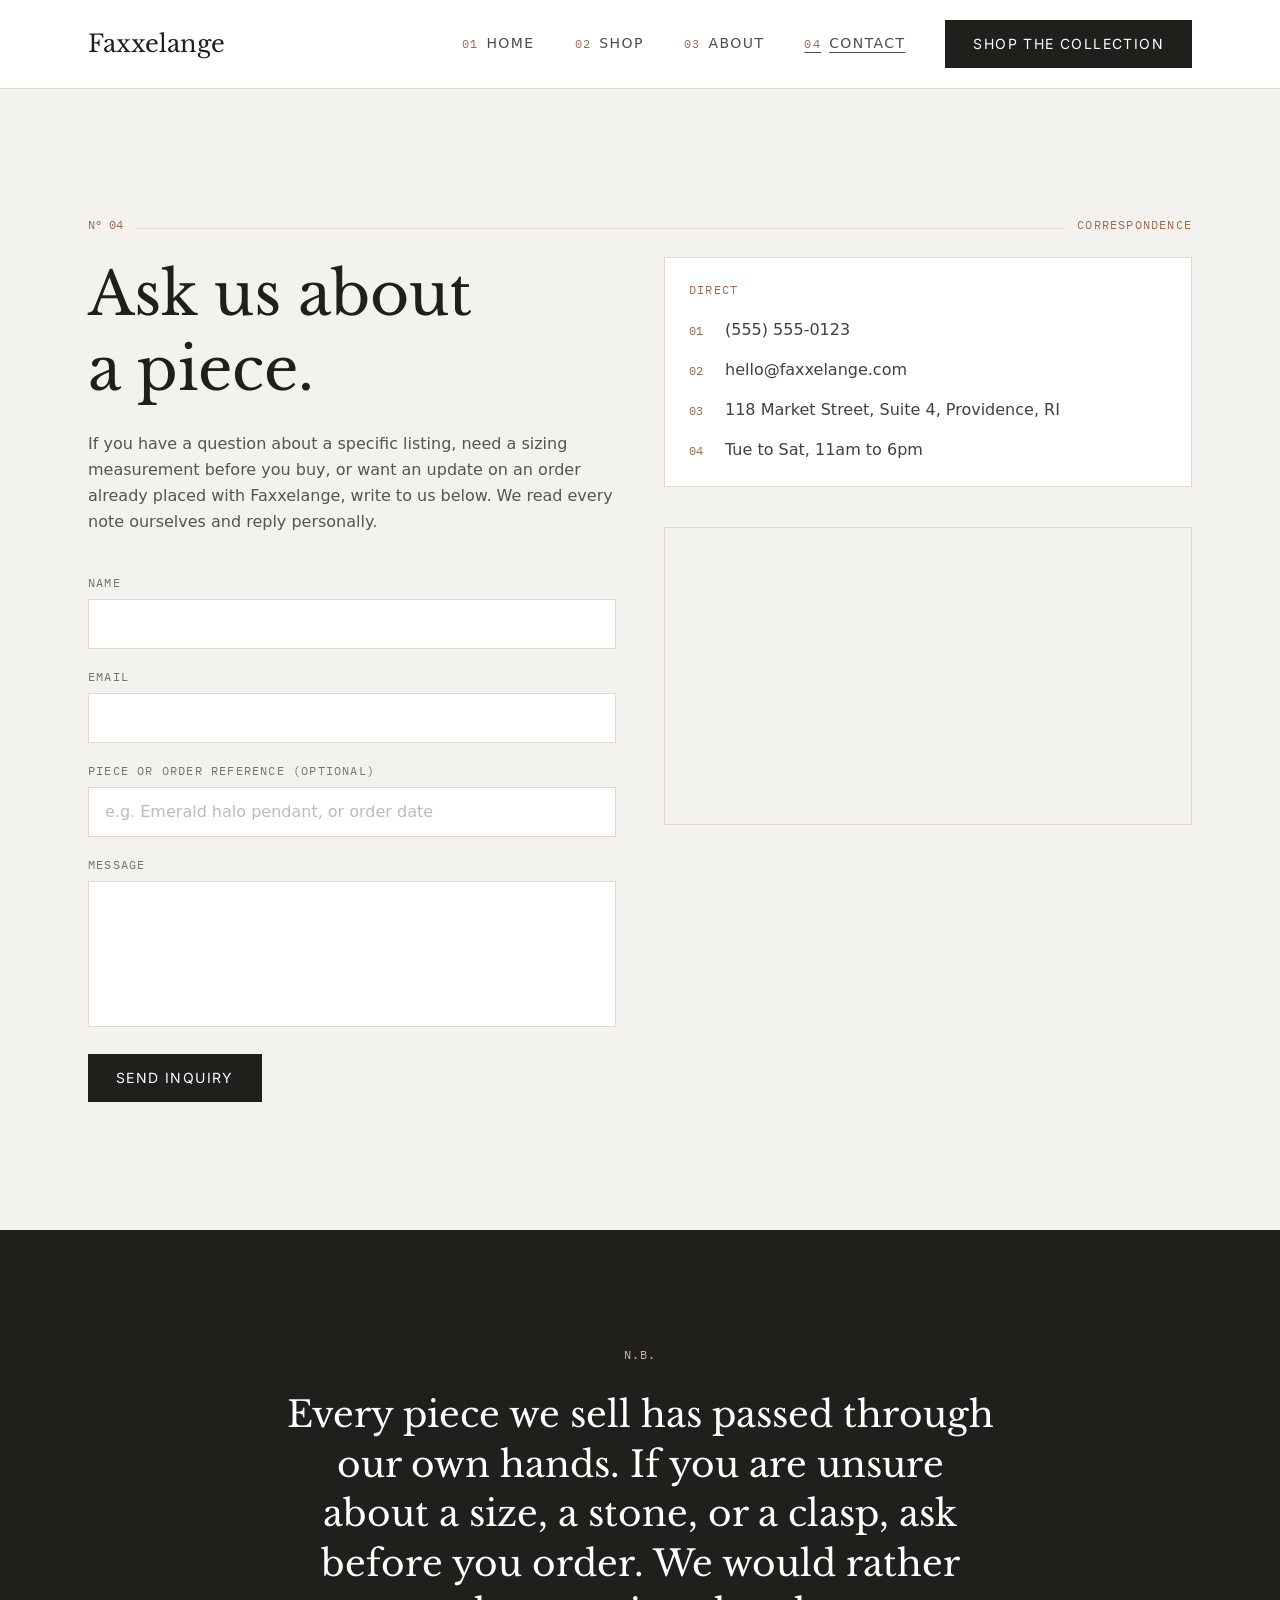
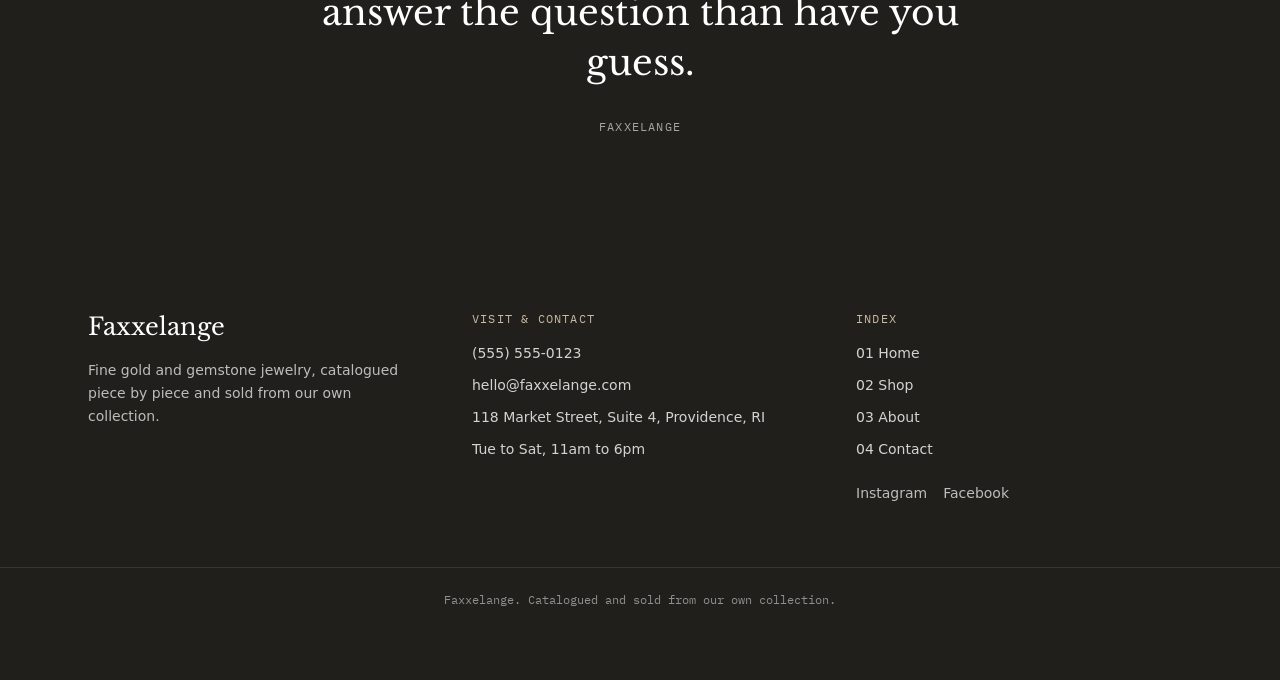
<file: contact.html>
<!DOCTYPE html>
<html lang="en">
<head>
<meta charset="utf-8">
<meta name="viewport" content="width=device-width, initial-scale=1">
<title>Contact Faxxelange | Questions About a Piece, Sizing & Orders</title>
<meta name="description" content="Reach Faxxelange directly with questions about a specific piece, sizing, or an order in progress. Email, call, or send a note through the form below.">
<link rel="canonical" href="https://faxxelange-724d.sites.tibly.ai/contact">
<meta property="og:type" content="website">
<meta property="og:url" content="https://faxxelange-724d.sites.tibly.ai/contact">
<meta property="og:site_name" content="Faxxelange">
<meta property="og:title" content="Contact Faxxelange | Questions About a Piece, Sizing & Orders">
<meta property="og:description" content="Reach Faxxelange directly with questions about a specific piece, sizing, or an order in progress. Email, call, or send a note through the form below.">
<meta name="twitter:card" content="summary_large_image">
<link rel="icon" href="/favicon.svg" type="image/svg+xml">
<link rel="preconnect" href="https://fonts.googleapis.com">
<link rel="preconnect" href="https://fonts.gstatic.com" crossorigin>
<link href="https://fonts.googleapis.com/css2?family=Libre+Baskerville:ital,wght@0,400;0,700;1,400&family=IBM+Plex+Mono:wght@400;500&family=Inter:wght@400;500;600&display=swap" rel="stylesheet">
<style>details[open] > *:not(summary){animation:tibly-acc .35s ease}@keyframes tibly-acc{from{opacity:0;transform:translateY(-4px)}}</style>
<style>@media (prefers-reduced-motion:no-preference){.tibly-fx{opacity:0;transform:translateY(24px);transition:opacity .7s ease,transform .7s ease}.tibly-fx.tibly-fx-in{opacity:1;transform:none}}</style>
<script>addEventListener('DOMContentLoaded',function(){if(!('IntersectionObserver' in window))return;var io=new IntersectionObserver(function(es){es.forEach(function(en){if(en.isIntersecting){en.target.classList.add('tibly-fx-in');io.unobserve(en.target)}})},{rootMargin:'0px 0px -8% 0px'});document.querySelectorAll('section[data-block] > *').forEach(function(el){if(el.getBoundingClientRect().top>innerHeight){el.classList.add('tibly-fx');io.observe(el)}})});</script>
<style>.tibly-ba{position:relative;overflow:hidden;--ba:50%;cursor:ew-resize;touch-action:pan-y;user-select:none;-webkit-user-select:none}.tibly-ba>img{display:block;width:100%;height:100%;object-fit:cover}.tibly-ba .tibly-ba-before{position:absolute;inset:0;clip-path:inset(0 calc(100% - var(--ba)) 0 0)}.tibly-ba .tibly-ba-before img{display:block;width:100%;height:100%;object-fit:cover}.tibly-ba::after{content:'';position:absolute;top:0;bottom:0;left:var(--ba);width:2px;margin-left:-1px;background:#fff;box-shadow:0 0 6px rgba(0,0,0,.55);pointer-events:none;z-index:1}.tibly-ba::before{content:'';position:absolute;top:50%;left:var(--ba);width:44px;height:44px;transform:translate(-50%,-50%);border-radius:9999px;background:rgba(0,0,0,.75) url("data:image/svg+xml,%3Csvg%20xmlns='http://www.w3.org/2000/svg'%20viewBox='0%200%2024%2024'%20fill='%23fff'%3E%3Cpath%20d='M9%206l-6%206%206%206zM15%206l6%206-6%206z'/%3E%3C/svg%3E") center/22px 22px no-repeat;border:2px solid #fff;box-shadow:0 2px 8px rgba(0,0,0,.4);pointer-events:none;z-index:1}.tibly-ba input[type=range]{position:absolute;inset:0;width:100%;height:100%;margin:0;opacity:0;pointer-events:none;-webkit-appearance:none;appearance:none;z-index:2}[data-lightbox]{cursor:zoom-in}.tibly-lb{position:fixed;inset:0;z-index:9999;background:rgba(0,0,0,.92);display:flex;align-items:center;justify-content:center;cursor:zoom-out;padding:24px}.tibly-lb img{max-width:100%;max-height:100%;object-fit:contain}</style>
<script>document.addEventListener('input',function(e){var t=e.target;if(!t||t.type!=='range')return;var c=t.closest&&t.closest('.tibly-ba');if(c)c.style.setProperty('--ba',t.value+'%')});document.addEventListener('pointerdown',function(e){var c=e.target.closest&&e.target.closest('.tibly-ba');if(!c||e.button>0)return;e.preventDefault();var inp=c.querySelector('input[type=range]');var set=function(x){var r=c.getBoundingClientRect();if(!r.width)return;var p=Math.max(0,Math.min(100,(x-r.left)*100/r.width));c.style.setProperty('--ba',p+'%');if(inp)inp.value=Math.round(p)};set(e.clientX);var mv=function(ev){set(ev.clientX)};var up=function(){document.removeEventListener('pointermove',mv);document.removeEventListener('pointerup',up);document.removeEventListener('pointercancel',up)};document.addEventListener('pointermove',mv);document.addEventListener('pointerup',up);document.addEventListener('pointercancel',up)});document.addEventListener('click',function(e){var im=e.target.closest&&e.target.closest('[data-lightbox]');if(!im||!(im.currentSrc||im.src))return;e.preventDefault();var o=document.createElement('div');o.className='tibly-lb';var big=document.createElement('img');big.src=im.currentSrc||im.src;big.alt=im.alt||'';o.appendChild(big);o.addEventListener('click',function(){o.remove()});document.addEventListener('keydown',function esc(ev){if(ev.key==='Escape'){o.remove();document.removeEventListener('keydown',esc)}});document.body.appendChild(o)});document.addEventListener('click',function(e){var x=e.target.closest&&e.target.closest('[data-announce-close]');if(!x)return;var b=x.closest('[data-announce]');if(b){b.style.display='none';try{sessionStorage.setItem('tibly-announce','1')}catch(_){}}});addEventListener('DOMContentLoaded',function(){try{if(sessionStorage.getItem('tibly-announce')==='1'){var b=document.querySelector('[data-announce]');if(b)b.style.display='none'}}catch(_){}if('IntersectionObserver' in window&&!matchMedia('(prefers-reduced-motion:reduce)').matches){var els=document.querySelectorAll('[data-count]');if(els.length){var io=new IntersectionObserver(function(es){es.forEach(function(en){if(!en.isIntersecting)return;io.unobserve(en.target);var el=en.target,s=el.textContent||'',m=s.match(/[\d,]*\d(?:\.\d+)?/);if(!m)return;var raw=m[0],num=parseFloat(raw.replace(/,/g,''));if(!isFinite(num))return;var pre=s.slice(0,m.index),post=s.slice(m.index+raw.length),grp=raw.indexOf(',')>=0,dec=(raw.split('.')[1]||'').length,t0=performance.now();requestAnimationFrame(function tick(now){var p=Math.min((now-t0)/1400,1);p=1-Math.pow(1-p,3);var v=(num*p).toFixed(dec);if(grp)v=Number(v).toLocaleString('en-US',{minimumFractionDigits:dec});el.textContent=pre+v+post;if(p<1)requestAnimationFrame(tick)})})},{rootMargin:'0px 0px -10% 0px'});els.forEach(function(el){io.observe(el)})}}var badge=document.querySelector('[data-tibly-open]');if(badge){var src=document.querySelector('[data-tibly-field="hours"]');var txt=(src&&src.textContent||'').toLowerCase();var days=['sun','mon','tue','wed','thu','fri','sat'];var toMin=function(h,mm,ap){h=+h;mm=+(mm||0);if(ap==='pm'&&h!==12)h+=12;if(ap==='am'&&h===12)h=0;return h*60+mm};var spans=[];var re=/(sun|mon|tue|wed|thu|fri|sat|daily|every ?day)[a-z]*\s*(?:[-\u2013\u2014]\s*(sun|mon|tue|wed|thu|fri|sat)[a-z]*)?\s*:?\s*(\d{1,2})(?::(\d{2}))?\s*(am|pm)?\s*[-\u2013\u2014]\s*(\d{1,2})(?::(\d{2}))?\s*(am|pm)?/g,mm;while((mm=re.exec(txt))){var d1=mm[1].slice(0,3),d2=mm[2],ap1=mm[5]||(mm[8]==='pm'&&+mm[3]<=+mm[6]?'am':mm[8]),o=toMin(mm[3],mm[4],ap1),c=toMin(mm[6],mm[7],mm[8]);var from=d1==='dai'||d1==='eve'?0:days.indexOf(d1),to=d2?days.indexOf(d2.slice(0,3)):(d1==='dai'||d1==='eve'?6:from);if(from<0)continue;for(var d=from;;d=(d+1)%7){spans.push([d,o,c]);if(d===to)break}}if(spans.length){var now=new Date(),cur=now.getDay(),min=now.getHours()*60+now.getMinutes();var open=spans.some(function(s){return s[0]===cur&&min>=s[1]&&min<s[2]});badge.textContent=open?(badge.getAttribute('data-open-text')||'Open now'):(badge.getAttribute('data-closed-text')||'Closed now');badge.setAttribute('data-state',open?'open':'closed');badge.hidden=false}}});</script>
<style>header a[aria-current="page"]:not(:has(img,svg)){text-decoration:underline;text-underline-offset:4px;text-decoration-thickness:1px}</style>
<style>#nav-open~[class*="peer-checked:"][class*="fixed"]{min-height:100vh;min-height:100dvh}@media (prefers-reduced-motion:no-preference){label[for="nav-open"] span{transition:transform .3s ease,opacity .2s ease}header:has(#nav-open:checked) label[for="nav-open"]:not([aria-label="Close" i]) span:not(:has(span)):nth-of-type(1){transform:translateY(8px) rotate(45deg)}header:has(#nav-open:checked) label[for="nav-open"]:not([aria-label="Close" i]) span:not(:has(span)):nth-of-type(2){opacity:0}header:has(#nav-open:checked) label[for="nav-open"]:not([aria-label="Close" i]) span:not(:has(span)):nth-of-type(3){transform:translateY(-8px) rotate(-45deg)}#nav-open:checked~[class*="peer-checked:"]{animation:tibly-nav-in .25s ease}#nav-open:checked~[class*="peer-checked:"] label[for="nav-open"]{display:inline-block;animation:tibly-x-in .35s ease}@keyframes tibly-nav-in{from{opacity:0;transform:translateY(10px)}}@keyframes tibly-x-in{from{opacity:0;transform:rotate(-90deg) scale(.6)}}}</style>
<link rel="stylesheet" href="/styles.css?v=10b224bd">
</head>
<body>
<!-- block:header -->
<header class="relative bg-surface border-b border-brand-200">
  <div class="mx-auto max-w-6xl px-6">
    <input type="checkbox" id="nav-open" class="peer sr-only">

    <div class="flex items-center justify-between py-5">
      <a href="/" class="font-display text-2xl text-ink" data-tibly-field="business-name">Faxxelange</a>

      <nav class="hidden md:flex items-center gap-10">
        <a href="/" class="group flex items-baseline gap-2 text-sm uppercase tracking-widest text-ink/80 hover:text-ink transition-colors">
          <span class="font-mono text-xs text-brand-500">01</span>
          <span class="border-b border-transparent group-hover:border-ink transition-colors pb-0.5">Home</span>
        </a>
        <a href="/shop" class="group flex items-baseline gap-2 text-sm uppercase tracking-widest text-ink/80 hover:text-ink transition-colors">
          <span class="font-mono text-xs text-brand-500">02</span>
          <span class="border-b border-transparent group-hover:border-ink transition-colors pb-0.5">Shop</span>
        </a>
        <a href="/about" class="group flex items-baseline gap-2 text-sm uppercase tracking-widest text-ink/80 hover:text-ink transition-colors">
          <span class="font-mono text-xs text-brand-500">03</span>
          <span class="border-b border-transparent group-hover:border-ink transition-colors pb-0.5">About</span>
        </a>
        <a href="/contact" class="group flex items-baseline gap-2 text-sm uppercase tracking-widest text-ink/80 hover:text-ink transition-colors" aria-current="page">
          <span class="font-mono text-xs text-brand-500">04</span>
          <span class="border-b border-transparent group-hover:border-ink transition-colors pb-0.5">Contact</span>
        </a>
        <a href="/shop" class="btn">Shop the Collection</a>
      </nav>

      <label for="nav-open" class="md:hidden cursor-pointer" aria-label="Menu">
        <span class="block w-6 h-px bg-ink mb-1.5"></span>
        <span class="block w-6 h-px bg-ink mb-1.5"></span>
        <span class="block w-6 h-px bg-ink"></span>
      </label>
    </div>

    <div class="hidden peer-checked:flex md:hidden fixed inset-0 z-50 flex-col bg-ink px-6 py-6">
      <div class="flex items-center justify-between">
        <span class="font-display text-2xl text-surface" data-tibly-field="business-name">Faxxelange</span>
        <label for="nav-open" aria-label="Close" class="cursor-pointer text-surface text-3xl leading-none">&times;</label>
      </div>

      <nav class="flex flex-col justify-center flex-1 gap-8">
        <a href="/" class="flex items-baseline gap-4 text-3xl font-display text-surface"><span class="font-mono text-sm text-brand-300">01</span>Home</a>
        <a href="/shop" class="flex items-baseline gap-4 text-3xl font-display text-surface"><span class="font-mono text-sm text-brand-300">02</span>Shop</a>
        <a href="/about" class="flex items-baseline gap-4 text-3xl font-display text-surface"><span class="font-mono text-sm text-brand-300">03</span>About</a>
        <a href="/contact" class="flex items-baseline gap-4 text-3xl font-display text-surface" aria-current="page"><span class="font-mono text-sm text-brand-300">04</span>Contact</a>
      </nav>

      <a href="/shop" class="btn text-center">Shop the Collection</a>
    </div>
  </div>
</header>
<!-- /block:header -->
<!-- block:contact-cta -->
<section class="bg-[#F4F2EE] py-20 md:py-32" data-block="contact-cta">
  <div class="mx-auto max-w-6xl px-6">
    <div class="flex items-baseline gap-3 mb-6">
      <span class="font-mono text-xs text-brand-500">N&#176; 04</span>
      <span class="h-px flex-1 bg-brand-200"></span>
      <span class="font-mono text-xs text-brand-500 uppercase tracking-widest">Correspondence</span>
    </div>

    <div class="grid grid-cols-1 md:grid-cols-2 gap-16 md:gap-12">
      <div>
        <h1 class="font-display text-4xl md:text-6xl leading-tight text-ink mb-6">
          Ask us about<br class="hidden md:block"> a piece.
        </h1>
        <p class="text-ink/75 leading-relaxed max-w-prose mb-10">
          If you have a question about a specific listing, need a sizing measurement before you buy, or want an
          update on an order already placed with <span data-tibly-field="business-name">Faxxelange</span>, write to
          us below. We read every note ourselves and reply personally.
        </p>

        <form method="POST" action="https://api.tibly.ai/api/public/site-forms" class="space-y-5">
          <input type="hidden" name="_page" value="/contact">
          <input type="text" name="_gotcha" class="hidden" tabindex="-1" autocomplete="off" aria-hidden="true">

          <div>
            <label for="name" class="block font-mono text-xs uppercase tracking-widest text-ink/60 mb-2">Name</label>
            <input type="text" id="name" name="name" required
              class="w-full bg-surface border border-brand-200 px-4 py-3 text-ink placeholder:text-ink/30 focus:outline-none focus:border-ink transition-colors">
          </div>

          <div>
            <label for="email" class="block font-mono text-xs uppercase tracking-widest text-ink/60 mb-2">Email</label>
            <input type="email" id="email" name="email" required
              class="w-full bg-surface border border-brand-200 px-4 py-3 text-ink placeholder:text-ink/30 focus:outline-none focus:border-ink transition-colors">
          </div>

          <div>
            <label for="piece" class="block font-mono text-xs uppercase tracking-widest text-ink/60 mb-2">Piece or order reference (optional)</label>
            <input type="text" id="piece" name="piece" placeholder="e.g. Emerald halo pendant, or order date"
              class="w-full bg-surface border border-brand-200 px-4 py-3 text-ink placeholder:text-ink/30 focus:outline-none focus:border-ink transition-colors">
          </div>

          <div>
            <label for="message" class="block font-mono text-xs uppercase tracking-widest text-ink/60 mb-2">Message</label>
            <textarea id="message" name="message" rows="5" required
              class="w-full bg-surface border border-brand-200 px-4 py-3 text-ink placeholder:text-ink/30 focus:outline-none focus:border-ink transition-colors resize-none"></textarea>
          </div>

          <button type="submit" class="btn w-full sm:w-auto">Send Inquiry</button>
        </form>
      </div>

      <div class="flex flex-col gap-10">
        <div class="card">
          <p class="font-mono text-xs text-brand-500 uppercase tracking-widest mb-5">Direct</p>
          <ul class="space-y-4 text-ink/85">
            <li class="flex items-baseline gap-3">
              <span class="font-mono text-xs text-brand-500 w-6">01</span>
              <a href="tel:+15555550123" data-tibly-field="phone" class="hover:text-brand-600 transition-colors">(555) 555-0123</a>
            </li>
            <li class="flex items-baseline gap-3">
              <span class="font-mono text-xs text-brand-500 w-6">02</span>
              <a href="mailto:hello@faxxelange.com" data-tibly-field="email" class="hover:text-brand-600 transition-colors break-words">hello@faxxelange.com</a>
            </li>
            <li class="flex items-baseline gap-3">
              <span class="font-mono text-xs text-brand-500 w-6">03</span>
              <span data-tibly-field="address">118 Market Street, Suite 4, Providence, RI</span>
            </li>
            <li class="flex items-baseline gap-3">
              <span class="font-mono text-xs text-brand-500 w-6">04</span>
              <span class="flex items-center gap-2 flex-wrap">
                <span data-tibly-field="hours">Tue to Sat, 11am to 6pm</span>
                <span data-tibly-open hidden class="font-mono text-xs uppercase tracking-widest data-[state=open]:text-brand-600 data-[state=closed]:text-ink/40"></span>
              </span>
            </li>
          </ul>
        </div>

        <div class="border border-brand-200">
          <iframe data-tibly-field="map" title="Map" loading="lazy" class="w-full aspect-video border-0" src="https://www.google.com/maps?q=118+Market+Street+Providence+RI&output=embed"></iframe>
        </div>
      </div>
    </div>
  </div>
</section>
<!-- /block:contact-cta -->
<!-- block:statement -->
<section class="bg-ink py-20 md:py-28" data-block="statement">
  <div class="mx-auto max-w-3xl px-6 text-center">
    <span class="font-mono text-xs text-brand-300 uppercase tracking-widest">N.B.</span>
    <p class="font-display text-2xl md:text-4xl leading-snug text-surface mt-6">
      Every piece we sell has passed through our own hands. If you are unsure about a size, a stone, or a clasp,
      ask before you order. We would rather answer the question than have you guess.
    </p>
    <p class="text-surface/60 mt-8 font-mono text-xs uppercase tracking-widest">
      <span data-tibly-field="business-name">Faxxelange</span>
    </p>
  </div>
</section>
<!-- /block:statement -->
<!-- block:footer -->
<footer class="bg-ink text-surface pb-24 md:pb-12">
  <div class="mx-auto max-w-6xl px-6 py-16 grid grid-cols-1 md:grid-cols-3 gap-12">
    <div>
      <p class="font-display text-2xl mb-4"><span data-tibly-field="business-name">Faxxelange</span></p>
      <p class="text-surface/70 text-sm leading-relaxed max-w-xs">Fine gold and gemstone jewelry, catalogued piece by piece and sold from our own collection.</p>
    </div>

    <div>
      <p class="font-mono text-xs text-brand-300 uppercase tracking-widest mb-4">Visit &amp; Contact</p>
      <ul class="space-y-3 text-sm text-surface/80">
        <li><a href="tel:+15555550123" data-tibly-field="phone" class="hover:text-surface transition-colors">(555) 555-0123</a></li>
        <li><a href="mailto:hello@faxxelange.com" data-tibly-field="email" class="hover:text-surface transition-colors">hello@faxxelange.com</a></li>
        <li><span data-tibly-field="address">118 Market Street, Suite 4, Providence, RI</span></li>
        <li><span data-tibly-field="hours">Tue to Sat, 11am to 6pm</span></li>
      </ul>
    </div>

    <div>
      <p class="font-mono text-xs text-brand-300 uppercase tracking-widest mb-4">Index</p>
      <nav class="flex flex-col gap-3 text-sm">
        <a href="/" class="text-surface/80 hover:text-surface transition-colors">01 Home</a>
        <a href="/shop" class="text-surface/80 hover:text-surface transition-colors">02 Shop</a>
        <a href="/about" class="text-surface/80 hover:text-surface transition-colors">03 About</a>
        <a href="/contact" class="text-surface/80 hover:text-surface transition-colors">04 Contact</a>
      </nav>
      <div data-tibly-field="links" class="flex gap-4 mt-6">
        <a href="https://instagram.com" class="text-sm text-surface/70 hover:text-surface transition-colors">Instagram</a>
        <a href="https://facebook.com" class="text-sm text-surface/70 hover:text-surface transition-colors">Facebook</a>
      </div>
    </div>
  </div>

  <div class="border-t border-surface/10 py-6 px-6 text-center text-xs text-surface/50 font-mono">
    <span data-tibly-field="business-name">Faxxelange</span>. Catalogued and sold from our own collection.
  </div>

  <div class="md:hidden fixed bottom-0 inset-x-0 z-40 bg-brand-700">
    <a href="tel:+15555550123" data-tibly-field="phone" class="block w-full text-center text-surface py-4 text-sm uppercase tracking-widest font-body">Call Faxxelange</a>
  </div>
</footer>
<!-- /block:footer -->
  <script async src="https://api.tibly.ai/widget/v1.js"></script>
</body>
</html>
</file>
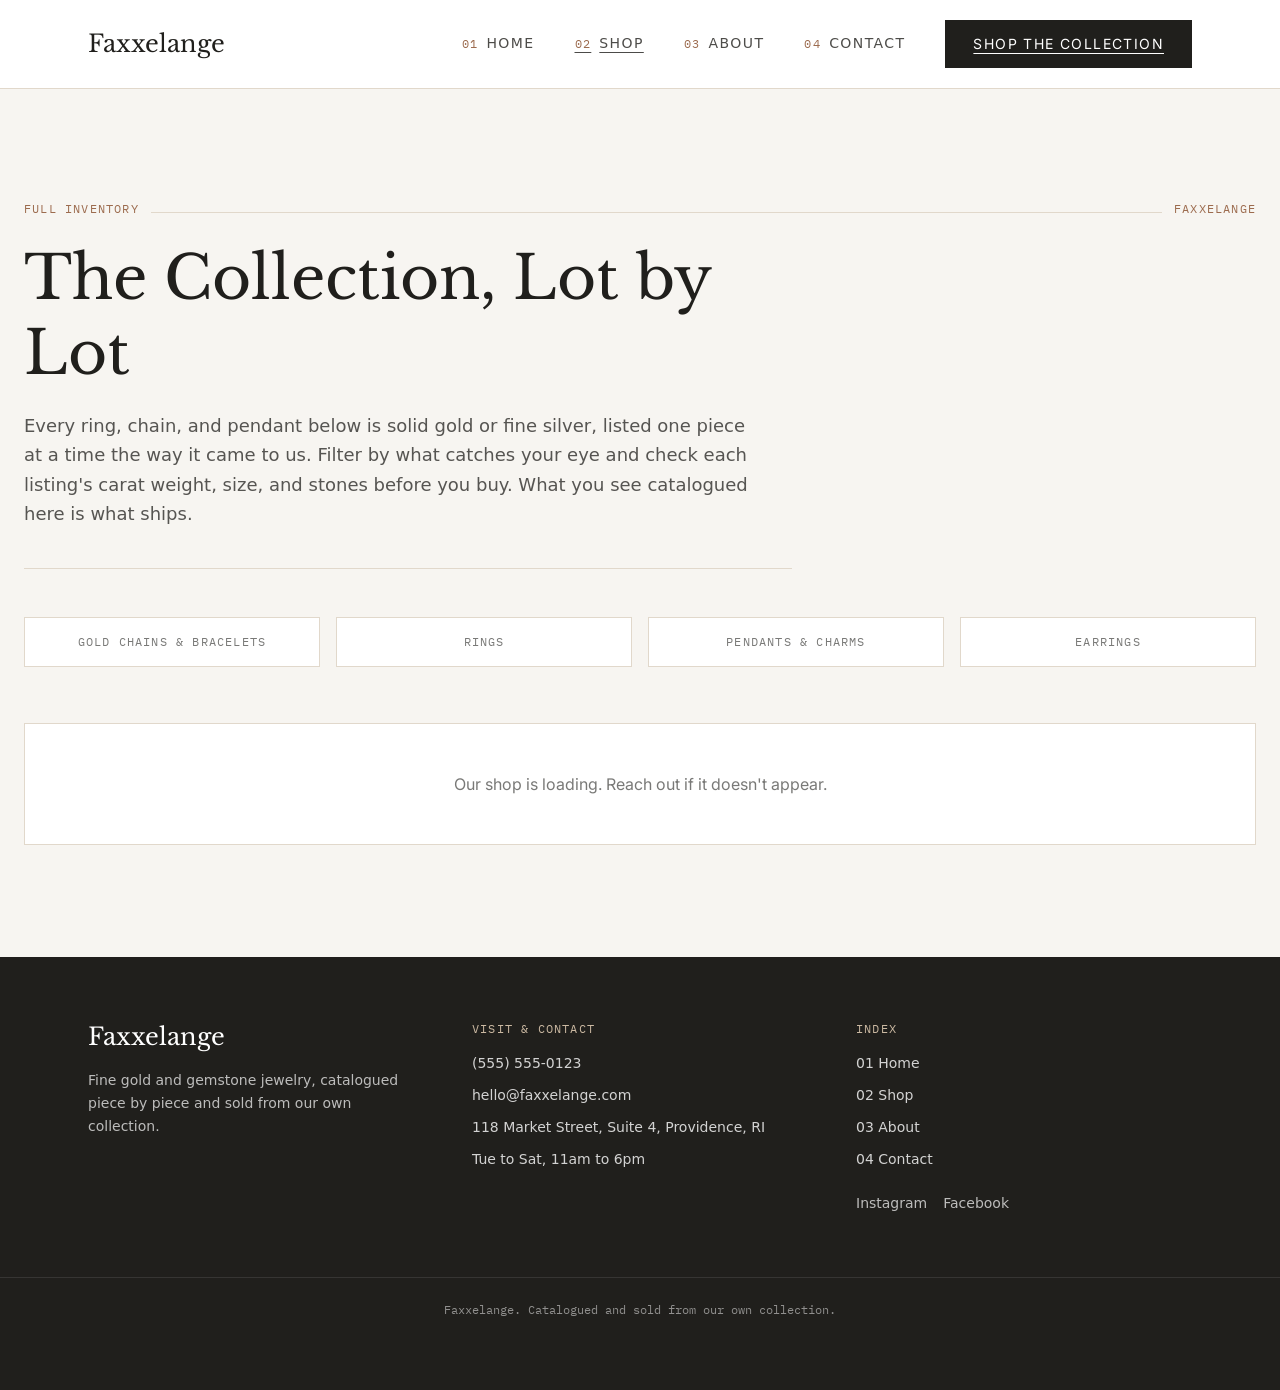
<file: shop.html>
<!DOCTYPE html>
<html lang="en">
<head>
<meta charset="utf-8">
<meta name="viewport" content="width=device-width, initial-scale=1">
<title>Shop the Collection | Faxxelange Fine Jewelry</title>
<meta name="description" content="Browse the full Faxxelange collection: solid gold pendants, chains, rings, and gemstone pieces, catalogued and sold directly from our own inventory.">
<link rel="canonical" href="https://faxxelange-724d.sites.tibly.ai/shop">
<meta property="og:type" content="website">
<meta property="og:url" content="https://faxxelange-724d.sites.tibly.ai/shop">
<meta property="og:site_name" content="Faxxelange">
<meta property="og:title" content="Shop the Collection | Faxxelange Fine Jewelry">
<meta property="og:description" content="Browse the full Faxxelange collection: solid gold pendants, chains, rings, and gemstone pieces, catalogued and sold directly from our own inventory.">
<meta name="twitter:card" content="summary_large_image">
<link rel="icon" href="/favicon.svg" type="image/svg+xml">
<link rel="preconnect" href="https://fonts.googleapis.com">
<link rel="preconnect" href="https://fonts.gstatic.com" crossorigin>
<link href="https://fonts.googleapis.com/css2?family=Libre+Baskerville:ital,wght@0,400;0,700;1,400&family=IBM+Plex+Mono:wght@400;500&family=Inter:wght@400;500;600&display=swap" rel="stylesheet">
<style>details[open] > *:not(summary){animation:tibly-acc .35s ease}@keyframes tibly-acc{from{opacity:0;transform:translateY(-4px)}}</style>
<style>@media (prefers-reduced-motion:no-preference){.tibly-fx{opacity:0;transform:translateY(24px);transition:opacity .7s ease,transform .7s ease}.tibly-fx.tibly-fx-in{opacity:1;transform:none}}</style>
<script>addEventListener('DOMContentLoaded',function(){if(!('IntersectionObserver' in window))return;var io=new IntersectionObserver(function(es){es.forEach(function(en){if(en.isIntersecting){en.target.classList.add('tibly-fx-in');io.unobserve(en.target)}})},{rootMargin:'0px 0px -8% 0px'});document.querySelectorAll('section[data-block] > *').forEach(function(el){if(el.getBoundingClientRect().top>innerHeight){el.classList.add('tibly-fx');io.observe(el)}})});</script>
<style>.tibly-ba{position:relative;overflow:hidden;--ba:50%;cursor:ew-resize;touch-action:pan-y;user-select:none;-webkit-user-select:none}.tibly-ba>img{display:block;width:100%;height:100%;object-fit:cover}.tibly-ba .tibly-ba-before{position:absolute;inset:0;clip-path:inset(0 calc(100% - var(--ba)) 0 0)}.tibly-ba .tibly-ba-before img{display:block;width:100%;height:100%;object-fit:cover}.tibly-ba::after{content:'';position:absolute;top:0;bottom:0;left:var(--ba);width:2px;margin-left:-1px;background:#fff;box-shadow:0 0 6px rgba(0,0,0,.55);pointer-events:none;z-index:1}.tibly-ba::before{content:'';position:absolute;top:50%;left:var(--ba);width:44px;height:44px;transform:translate(-50%,-50%);border-radius:9999px;background:rgba(0,0,0,.75) url("data:image/svg+xml,%3Csvg%20xmlns='http://www.w3.org/2000/svg'%20viewBox='0%200%2024%2024'%20fill='%23fff'%3E%3Cpath%20d='M9%206l-6%206%206%206zM15%206l6%206-6%206z'/%3E%3C/svg%3E") center/22px 22px no-repeat;border:2px solid #fff;box-shadow:0 2px 8px rgba(0,0,0,.4);pointer-events:none;z-index:1}.tibly-ba input[type=range]{position:absolute;inset:0;width:100%;height:100%;margin:0;opacity:0;pointer-events:none;-webkit-appearance:none;appearance:none;z-index:2}[data-lightbox]{cursor:zoom-in}.tibly-lb{position:fixed;inset:0;z-index:9999;background:rgba(0,0,0,.92);display:flex;align-items:center;justify-content:center;cursor:zoom-out;padding:24px}.tibly-lb img{max-width:100%;max-height:100%;object-fit:contain}</style>
<script>document.addEventListener('input',function(e){var t=e.target;if(!t||t.type!=='range')return;var c=t.closest&&t.closest('.tibly-ba');if(c)c.style.setProperty('--ba',t.value+'%')});document.addEventListener('pointerdown',function(e){var c=e.target.closest&&e.target.closest('.tibly-ba');if(!c||e.button>0)return;e.preventDefault();var inp=c.querySelector('input[type=range]');var set=function(x){var r=c.getBoundingClientRect();if(!r.width)return;var p=Math.max(0,Math.min(100,(x-r.left)*100/r.width));c.style.setProperty('--ba',p+'%');if(inp)inp.value=Math.round(p)};set(e.clientX);var mv=function(ev){set(ev.clientX)};var up=function(){document.removeEventListener('pointermove',mv);document.removeEventListener('pointerup',up);document.removeEventListener('pointercancel',up)};document.addEventListener('pointermove',mv);document.addEventListener('pointerup',up);document.addEventListener('pointercancel',up)});document.addEventListener('click',function(e){var im=e.target.closest&&e.target.closest('[data-lightbox]');if(!im||!(im.currentSrc||im.src))return;e.preventDefault();var o=document.createElement('div');o.className='tibly-lb';var big=document.createElement('img');big.src=im.currentSrc||im.src;big.alt=im.alt||'';o.appendChild(big);o.addEventListener('click',function(){o.remove()});document.addEventListener('keydown',function esc(ev){if(ev.key==='Escape'){o.remove();document.removeEventListener('keydown',esc)}});document.body.appendChild(o)});document.addEventListener('click',function(e){var x=e.target.closest&&e.target.closest('[data-announce-close]');if(!x)return;var b=x.closest('[data-announce]');if(b){b.style.display='none';try{sessionStorage.setItem('tibly-announce','1')}catch(_){}}});addEventListener('DOMContentLoaded',function(){try{if(sessionStorage.getItem('tibly-announce')==='1'){var b=document.querySelector('[data-announce]');if(b)b.style.display='none'}}catch(_){}if('IntersectionObserver' in window&&!matchMedia('(prefers-reduced-motion:reduce)').matches){var els=document.querySelectorAll('[data-count]');if(els.length){var io=new IntersectionObserver(function(es){es.forEach(function(en){if(!en.isIntersecting)return;io.unobserve(en.target);var el=en.target,s=el.textContent||'',m=s.match(/[\d,]*\d(?:\.\d+)?/);if(!m)return;var raw=m[0],num=parseFloat(raw.replace(/,/g,''));if(!isFinite(num))return;var pre=s.slice(0,m.index),post=s.slice(m.index+raw.length),grp=raw.indexOf(',')>=0,dec=(raw.split('.')[1]||'').length,t0=performance.now();requestAnimationFrame(function tick(now){var p=Math.min((now-t0)/1400,1);p=1-Math.pow(1-p,3);var v=(num*p).toFixed(dec);if(grp)v=Number(v).toLocaleString('en-US',{minimumFractionDigits:dec});el.textContent=pre+v+post;if(p<1)requestAnimationFrame(tick)})})},{rootMargin:'0px 0px -10% 0px'});els.forEach(function(el){io.observe(el)})}}var badge=document.querySelector('[data-tibly-open]');if(badge){var src=document.querySelector('[data-tibly-field="hours"]');var txt=(src&&src.textContent||'').toLowerCase();var days=['sun','mon','tue','wed','thu','fri','sat'];var toMin=function(h,mm,ap){h=+h;mm=+(mm||0);if(ap==='pm'&&h!==12)h+=12;if(ap==='am'&&h===12)h=0;return h*60+mm};var spans=[];var re=/(sun|mon|tue|wed|thu|fri|sat|daily|every ?day)[a-z]*\s*(?:[-\u2013\u2014]\s*(sun|mon|tue|wed|thu|fri|sat)[a-z]*)?\s*:?\s*(\d{1,2})(?::(\d{2}))?\s*(am|pm)?\s*[-\u2013\u2014]\s*(\d{1,2})(?::(\d{2}))?\s*(am|pm)?/g,mm;while((mm=re.exec(txt))){var d1=mm[1].slice(0,3),d2=mm[2],ap1=mm[5]||(mm[8]==='pm'&&+mm[3]<=+mm[6]?'am':mm[8]),o=toMin(mm[3],mm[4],ap1),c=toMin(mm[6],mm[7],mm[8]);var from=d1==='dai'||d1==='eve'?0:days.indexOf(d1),to=d2?days.indexOf(d2.slice(0,3)):(d1==='dai'||d1==='eve'?6:from);if(from<0)continue;for(var d=from;;d=(d+1)%7){spans.push([d,o,c]);if(d===to)break}}if(spans.length){var now=new Date(),cur=now.getDay(),min=now.getHours()*60+now.getMinutes();var open=spans.some(function(s){return s[0]===cur&&min>=s[1]&&min<s[2]});badge.textContent=open?(badge.getAttribute('data-open-text')||'Open now'):(badge.getAttribute('data-closed-text')||'Closed now');badge.setAttribute('data-state',open?'open':'closed');badge.hidden=false}}});</script>
<style>header a[aria-current="page"]:not(:has(img,svg)){text-decoration:underline;text-underline-offset:4px;text-decoration-thickness:1px}</style>
<style>#nav-open~[class*="peer-checked:"][class*="fixed"]{min-height:100vh;min-height:100dvh}@media (prefers-reduced-motion:no-preference){label[for="nav-open"] span{transition:transform .3s ease,opacity .2s ease}header:has(#nav-open:checked) label[for="nav-open"]:not([aria-label="Close" i]) span:not(:has(span)):nth-of-type(1){transform:translateY(8px) rotate(45deg)}header:has(#nav-open:checked) label[for="nav-open"]:not([aria-label="Close" i]) span:not(:has(span)):nth-of-type(2){opacity:0}header:has(#nav-open:checked) label[for="nav-open"]:not([aria-label="Close" i]) span:not(:has(span)):nth-of-type(3){transform:translateY(-8px) rotate(-45deg)}#nav-open:checked~[class*="peer-checked:"]{animation:tibly-nav-in .25s ease}#nav-open:checked~[class*="peer-checked:"] label[for="nav-open"]{display:inline-block;animation:tibly-x-in .35s ease}@keyframes tibly-nav-in{from{opacity:0;transform:translateY(10px)}}@keyframes tibly-x-in{from{opacity:0;transform:rotate(-90deg) scale(.6)}}}</style>
<link rel="stylesheet" href="/styles.css?v=10b224bd">
</head>
<body>
<!-- block:header -->
<header class="relative bg-surface border-b border-brand-200">
  <div class="mx-auto max-w-6xl px-6">
    <input type="checkbox" id="nav-open" class="peer sr-only">

    <div class="flex items-center justify-between py-5">
      <a href="/" class="font-display text-2xl text-ink" data-tibly-field="business-name">Faxxelange</a>

      <nav class="hidden md:flex items-center gap-10">
        <a href="/" class="group flex items-baseline gap-2 text-sm uppercase tracking-widest text-ink/80 hover:text-ink transition-colors">
          <span class="font-mono text-xs text-brand-500">01</span>
          <span class="border-b border-transparent group-hover:border-ink transition-colors pb-0.5">Home</span>
        </a>
        <a href="/shop" class="group flex items-baseline gap-2 text-sm uppercase tracking-widest text-ink/80 hover:text-ink transition-colors" aria-current="page">
          <span class="font-mono text-xs text-brand-500">02</span>
          <span class="border-b border-transparent group-hover:border-ink transition-colors pb-0.5">Shop</span>
        </a>
        <a href="/about" class="group flex items-baseline gap-2 text-sm uppercase tracking-widest text-ink/80 hover:text-ink transition-colors">
          <span class="font-mono text-xs text-brand-500">03</span>
          <span class="border-b border-transparent group-hover:border-ink transition-colors pb-0.5">About</span>
        </a>
        <a href="/contact" class="group flex items-baseline gap-2 text-sm uppercase tracking-widest text-ink/80 hover:text-ink transition-colors">
          <span class="font-mono text-xs text-brand-500">04</span>
          <span class="border-b border-transparent group-hover:border-ink transition-colors pb-0.5">Contact</span>
        </a>
        <a href="/shop" class="btn" aria-current="page">Shop the Collection</a>
      </nav>

      <label for="nav-open" class="md:hidden cursor-pointer" aria-label="Menu">
        <span class="block w-6 h-px bg-ink mb-1.5"></span>
        <span class="block w-6 h-px bg-ink mb-1.5"></span>
        <span class="block w-6 h-px bg-ink"></span>
      </label>
    </div>

    <div class="hidden peer-checked:flex md:hidden fixed inset-0 z-50 flex-col bg-ink px-6 py-6">
      <div class="flex items-center justify-between">
        <span class="font-display text-2xl text-surface" data-tibly-field="business-name">Faxxelange</span>
        <label for="nav-open" aria-label="Close" class="cursor-pointer text-surface text-3xl leading-none">&times;</label>
      </div>

      <nav class="flex flex-col justify-center flex-1 gap-8">
        <a href="/" class="flex items-baseline gap-4 text-3xl font-display text-surface"><span class="font-mono text-sm text-brand-300">01</span>Home</a>
        <a href="/shop" class="flex items-baseline gap-4 text-3xl font-display text-surface" aria-current="page"><span class="font-mono text-sm text-brand-300">02</span>Shop</a>
        <a href="/about" class="flex items-baseline gap-4 text-3xl font-display text-surface"><span class="font-mono text-sm text-brand-300">03</span>About</a>
        <a href="/contact" class="flex items-baseline gap-4 text-3xl font-display text-surface"><span class="font-mono text-sm text-brand-300">04</span>Contact</a>
      </nav>

      <a href="/shop" class="btn text-center" aria-current="page">Shop the Collection</a>
    </div>
  </div>
</header>
<!-- /block:header -->
<!-- block:shop -->
<section class="bg-brand-50 py-16 md:py-28" data-block="shop">
  <div class="mx-auto max-w-7xl px-6">

    <div class="flex items-baseline gap-3 mb-6 font-mono text-xs uppercase tracking-widest text-brand-500">
      <span>Full Inventory</span>
      <span class="flex-1 h-px bg-brand-200"></span>
      <span data-tibly-field="business-name">Faxxelange</span>
    </div>

    <div class="border-b border-brand-200 pb-10 mb-12 max-w-3xl">
      <h1 class="font-display text-4xl md:text-6xl leading-tight text-ink mb-5">
        The Collection, Lot by Lot
      </h1>
      <p class="text-base md:text-lg text-ink/75 leading-relaxed max-w-prose">
        Every ring, chain, and pendant below is solid gold or fine silver, listed one piece at a time
        the way it came to us. Filter by what catches your eye and check each listing's carat weight,
        size, and stones before you buy. What you see catalogued here is what ships.
      </p>
    </div>

    <div class="grid grid-cols-2 sm:grid-cols-4 gap-4 mb-14 font-mono text-xs uppercase tracking-widest text-ink/60">
      <div class="border border-brand-200 bg-surface py-4 text-center">Gold Chains &amp; Bracelets</div>
      <div class="border border-brand-200 bg-surface py-4 text-center">Rings</div>
      <div class="border border-brand-200 bg-surface py-4 text-center">Pendants &amp; Charms</div>
      <div class="border border-brand-200 bg-surface py-4 text-center">Earrings</div>
    </div>

    <div class="w-full max-w-none">
      <div data-tibly-store class="border border-brand-200 bg-surface p-8 md:p-12 text-center text-ink/60 font-body">
        Our shop is loading. Reach out if it doesn't appear.
      </div>
    </div>

  </div>
</section>
<!-- /block:shop -->
<!-- block:footer -->
<footer class="bg-ink text-surface pb-24 md:pb-12">
  <div class="mx-auto max-w-6xl px-6 py-16 grid grid-cols-1 md:grid-cols-3 gap-12">
    <div>
      <p class="font-display text-2xl mb-4"><span data-tibly-field="business-name">Faxxelange</span></p>
      <p class="text-surface/70 text-sm leading-relaxed max-w-xs">Fine gold and gemstone jewelry, catalogued piece by piece and sold from our own collection.</p>
    </div>

    <div>
      <p class="font-mono text-xs text-brand-300 uppercase tracking-widest mb-4">Visit &amp; Contact</p>
      <ul class="space-y-3 text-sm text-surface/80">
        <li><a href="tel:+15555550123" data-tibly-field="phone" class="hover:text-surface transition-colors">(555) 555-0123</a></li>
        <li><a href="mailto:hello@faxxelange.com" data-tibly-field="email" class="hover:text-surface transition-colors">hello@faxxelange.com</a></li>
        <li><span data-tibly-field="address">118 Market Street, Suite 4, Providence, RI</span></li>
        <li><span data-tibly-field="hours">Tue to Sat, 11am to 6pm</span></li>
      </ul>
    </div>

    <div>
      <p class="font-mono text-xs text-brand-300 uppercase tracking-widest mb-4">Index</p>
      <nav class="flex flex-col gap-3 text-sm">
        <a href="/" class="text-surface/80 hover:text-surface transition-colors">01 Home</a>
        <a href="/shop" class="text-surface/80 hover:text-surface transition-colors">02 Shop</a>
        <a href="/about" class="text-surface/80 hover:text-surface transition-colors">03 About</a>
        <a href="/contact" class="text-surface/80 hover:text-surface transition-colors">04 Contact</a>
      </nav>
      <div data-tibly-field="links" class="flex gap-4 mt-6">
        <a href="https://instagram.com" class="text-sm text-surface/70 hover:text-surface transition-colors">Instagram</a>
        <a href="https://facebook.com" class="text-sm text-surface/70 hover:text-surface transition-colors">Facebook</a>
      </div>
    </div>
  </div>

  <div class="border-t border-surface/10 py-6 px-6 text-center text-xs text-surface/50 font-mono">
    <span data-tibly-field="business-name">Faxxelange</span>. Catalogued and sold from our own collection.
  </div>

  <div class="md:hidden fixed bottom-0 inset-x-0 z-40 bg-brand-700">
    <a href="tel:+15555550123" data-tibly-field="phone" class="block w-full text-center text-surface py-4 text-sm uppercase tracking-widest font-body">Call Faxxelange</a>
  </div>
</footer>
<!-- /block:footer -->
  <script async src="https://api.tibly.ai/widget/v1.js"></script>
</body>
</html>
</file>
<file: styles.css>
/*! tailwindcss v4.3.2 | MIT License | https://tailwindcss.com */
@layer properties{@supports (((-webkit-hyphens:none)) and (not (margin-trim:inline))) or ((-moz-orient:inline) and (not (color:rgb(from red r g b)))){*,:before,:after,::backdrop{--tw-space-y-reverse:0;--tw-divide-y-reverse:0;--tw-border-style:solid;--tw-leading:initial;--tw-tracking:initial;--tw-shadow:0 0 #0000;--tw-shadow-color:initial;--tw-shadow-alpha:100%;--tw-inset-shadow:0 0 #0000;--tw-inset-shadow-color:initial;--tw-inset-shadow-alpha:100%;--tw-ring-color:initial;--tw-ring-shadow:0 0 #0000;--tw-inset-ring-color:initial;--tw-inset-ring-shadow:0 0 #0000;--tw-ring-inset:initial;--tw-ring-offset-width:0px;--tw-ring-offset-color:#fff;--tw-ring-offset-shadow:0 0 #0000;--tw-duration:initial;--tw-scale-x:1;--tw-scale-y:1;--tw-scale-z:1}}}@layer theme{:root,:host{--font-sans:ui-sans-serif, system-ui, sans-serif, "Apple Color Emoji", "Segoe UI Emoji", "Segoe UI Symbol", "Noto Color Emoji";--font-mono:"IBM Plex Mono", monospace;--spacing:.25rem;--container-xs:20rem;--container-md:28rem;--container-2xl:42rem;--container-3xl:48rem;--container-4xl:56rem;--container-6xl:72rem;--container-7xl:80rem;--text-xs:.75rem;--text-xs--line-height:calc(1 / .75);--text-sm:.875rem;--text-sm--line-height:calc(1.25 / .875);--text-base:1rem;--text-base--line-height:calc(1.5 / 1);--text-lg:1.125rem;--text-lg--line-height:calc(1.75 / 1.125);--text-2xl:1.5rem;--text-2xl--line-height:calc(2 / 1.5);--text-3xl:1.875rem;--text-3xl--line-height:calc(2.25 / 1.875);--text-4xl:2.25rem;--text-4xl--line-height:calc(2.5 / 2.25);--text-5xl:3rem;--text-5xl--line-height:1;--text-6xl:3.75rem;--text-6xl--line-height:1;--text-7xl:4.5rem;--text-7xl--line-height:1;--tracking-tight:-.025em;--tracking-widest:.1em;--leading-tight:1.25;--leading-snug:1.375;--leading-relaxed:1.625;--radius-sm:0rem;--radius-md:0rem;--radius-lg:0rem;--aspect-video:16 / 9;--default-transition-duration:.15s;--default-transition-timing-function:cubic-bezier(.4, 0, .2, 1);--default-font-family:var(--font-sans);--default-mono-font-family:var(--font-mono);--color-brand-50:#f7f5f1;--color-brand-100:#efeae2;--color-brand-200:#e1d8cb;--color-brand-300:#cbb9a2;--color-brand-400:#b39878;--color-brand-500:#9c6b4e;--color-brand-600:#86593f;--color-brand-700:#574b3a;--color-brand-800:#453a2e;--color-brand-900:#2b241c;--color-surface:#fff;--color-ink:#201f1c;--font-display:"Libre Baskerville", serif;--font-body:"Inter", sans-serif;--radius-none:0rem;--animate-marquee:marquee 30s linear infinite;--animate-kenburns:kenburns 18s ease-in-out infinite alternate;--animate-float:float 6s ease-in-out infinite;--animate-pulse-soft:pulse-soft 4s ease-in-out infinite;--animate-spin-slow:spin-slow 24s linear infinite}}@layer base{*,:after,:before,::backdrop{box-sizing:border-box;border:0 solid;margin:0;padding:0}::file-selector-button{box-sizing:border-box;border:0 solid;margin:0;padding:0}html,:host{-webkit-text-size-adjust:100%;tab-size:4;line-height:1.5;font-family:var(--default-font-family,ui-sans-serif, system-ui, sans-serif, "Apple Color Emoji", "Segoe UI Emoji", "Segoe UI Symbol", "Noto Color Emoji");font-feature-settings:var(--default-font-feature-settings,normal);font-variation-settings:var(--default-font-variation-settings,normal);-webkit-tap-highlight-color:transparent}hr{height:0;color:inherit;border-top-width:1px}abbr:where([title]){-webkit-text-decoration:underline dotted;text-decoration:underline dotted}h1,h2,h3,h4,h5,h6{font-size:inherit;font-weight:inherit}a{color:inherit;-webkit-text-decoration:inherit;-webkit-text-decoration:inherit;-webkit-text-decoration:inherit;text-decoration:inherit}b,strong{font-weight:bolder}code,kbd,samp,pre{font-family:var(--default-mono-font-family,ui-monospace, SFMono-Regular, Menlo, Monaco, Consolas, "Liberation Mono", "Courier New", monospace);font-feature-settings:var(--default-mono-font-feature-settings,normal);font-variation-settings:var(--default-mono-font-variation-settings,normal);font-size:1em}small{font-size:80%}sub,sup{vertical-align:baseline;font-size:75%;line-height:0;position:relative}sub{bottom:-.25em}sup{top:-.5em}table{text-indent:0;border-color:inherit;border-collapse:collapse}:-moz-focusring{outline:auto}progress{vertical-align:baseline}summary{display:list-item}ol,ul,menu{list-style:none}img,svg,video,canvas,audio,iframe,embed,object{vertical-align:middle;display:block}img,video{max-width:100%;height:auto}button,input,select,optgroup,textarea{font:inherit;font-feature-settings:inherit;font-variation-settings:inherit;letter-spacing:inherit;color:inherit;opacity:1;background-color:#0000;border-radius:0}::file-selector-button{font:inherit;font-feature-settings:inherit;font-variation-settings:inherit;letter-spacing:inherit;color:inherit;opacity:1;background-color:#0000;border-radius:0}:where(select:is([multiple],[size])) optgroup{font-weight:bolder}:where(select:is([multiple],[size])) optgroup option{padding-inline-start:20px}::file-selector-button{margin-inline-end:4px}::placeholder{opacity:1}@supports (not ((-webkit-appearance:-apple-pay-button))) or (contain-intrinsic-size:1px){::placeholder{color:currentColor}@supports (color:color-mix(in lab, red, red)){::placeholder{color:color-mix(in oklab, currentcolor 50%, transparent)}}}textarea{resize:vertical}::-webkit-search-decoration{-webkit-appearance:none}::-webkit-date-and-time-value{min-height:1lh;text-align:inherit}::-webkit-datetime-edit{display:inline-flex}::-webkit-datetime-edit-fields-wrapper{padding:0}::-webkit-datetime-edit{padding-block:0}::-webkit-datetime-edit-year-field{padding-block:0}::-webkit-datetime-edit-month-field{padding-block:0}::-webkit-datetime-edit-day-field{padding-block:0}::-webkit-datetime-edit-hour-field{padding-block:0}::-webkit-datetime-edit-minute-field{padding-block:0}::-webkit-datetime-edit-second-field{padding-block:0}::-webkit-datetime-edit-millisecond-field{padding-block:0}::-webkit-datetime-edit-meridiem-field{padding-block:0}::-webkit-calendar-picker-indicator{line-height:1}:-moz-ui-invalid{box-shadow:none}button,input:where([type=button],[type=reset],[type=submit]){appearance:button}::file-selector-button{appearance:button}::-webkit-inner-spin-button{height:auto}::-webkit-outer-spin-button{height:auto}[hidden]:where(:not([hidden=until-found])){display:none!important}}@layer components{.btn{background-color:var(--color-ink);padding-inline:calc(var(--spacing) * 7);padding-block:calc(var(--spacing) * 3.5);font-family:var(--font-body);font-size:var(--text-sm);line-height:var(--tw-leading,var(--text-sm--line-height));--tw-tracking:var(--tracking-widest);letter-spacing:var(--tracking-widest);color:var(--color-surface);text-transform:uppercase;transition-property:color,background-color,border-color,outline-color,text-decoration-color,fill,stroke,--tw-gradient-from,--tw-gradient-via,--tw-gradient-to;transition-timing-function:var(--tw-ease,var(--default-transition-timing-function));transition-duration:var(--tw-duration,var(--default-transition-duration));--tw-duration:.3s;transition-duration:.3s;display:inline-block}@media (hover:hover){.btn:hover{background-color:var(--color-brand-700)}}.btn:focus{--tw-outline-style:none;outline-style:none}.btn:focus-visible{--tw-ring-shadow:var(--tw-ring-inset,) 0 0 0 calc(2px + var(--tw-ring-offset-width)) var(--tw-ring-color,currentcolor);box-shadow:var(--tw-inset-shadow), var(--tw-inset-ring-shadow), var(--tw-ring-offset-shadow), var(--tw-ring-shadow), var(--tw-shadow);--tw-ring-color:var(--color-ink)}.btn-secondary{border-style:var(--tw-border-style);border-width:1px;border-color:var(--color-ink);padding-inline:calc(var(--spacing) * 7);padding-block:calc(var(--spacing) * 3.5);font-family:var(--font-body);font-size:var(--text-sm);line-height:var(--tw-leading,var(--text-sm--line-height));--tw-tracking:var(--tracking-widest);letter-spacing:var(--tracking-widest);color:var(--color-ink);text-transform:uppercase;transition-property:color,background-color,border-color,outline-color,text-decoration-color,fill,stroke,--tw-gradient-from,--tw-gradient-via,--tw-gradient-to;transition-timing-function:var(--tw-ease,var(--default-transition-timing-function));transition-duration:var(--tw-duration,var(--default-transition-duration));--tw-duration:.3s;transition-duration:.3s;display:inline-block}@media (hover:hover){.btn-secondary:hover{background-color:var(--color-ink);color:var(--color-surface)}}.btn-secondary:focus{--tw-outline-style:none;outline-style:none}.btn-secondary:focus-visible{--tw-ring-shadow:var(--tw-ring-inset,) 0 0 0 calc(2px + var(--tw-ring-offset-width)) var(--tw-ring-color,currentcolor);box-shadow:var(--tw-inset-shadow), var(--tw-inset-ring-shadow), var(--tw-ring-offset-shadow), var(--tw-ring-shadow), var(--tw-shadow);--tw-ring-color:var(--color-ink)}.card{border-style:var(--tw-border-style);border-width:1px;border-color:var(--color-brand-200);background-color:var(--color-surface);padding:calc(var(--spacing) * 6)}}@layer utilities{.sr-only{clip-path:inset(50%);white-space:nowrap;border-width:0;width:1px;height:1px;margin:-1px;padding:0;position:absolute;overflow:hidden}.fixed{position:fixed}.relative{position:relative}.inset-0{inset:0}.inset-x-0{inset-inline:0}.bottom-0{bottom:0}.z-40{z-index:40}.z-50{z-index:50}.order-1{order:1}.order-2{order:2}.col-span-2{grid-column:span 2/span 2}.mx-auto{margin-inline:auto}.mt-3{margin-top:calc(var(--spacing) * 3)}.mt-6{margin-top:calc(var(--spacing) * 6)}.mt-8{margin-top:calc(var(--spacing) * 8)}.mt-12{margin-top:calc(var(--spacing) * 12)}.mb-1\.5{margin-bottom:calc(var(--spacing) * 1.5)}.mb-2{margin-bottom:calc(var(--spacing) * 2)}.mb-4{margin-bottom:calc(var(--spacing) * 4)}.mb-5{margin-bottom:calc(var(--spacing) * 5)}.mb-6{margin-bottom:calc(var(--spacing) * 6)}.mb-8{margin-bottom:calc(var(--spacing) * 8)}.mb-10{margin-bottom:calc(var(--spacing) * 10)}.mb-12{margin-bottom:calc(var(--spacing) * 12)}.mb-14{margin-bottom:calc(var(--spacing) * 14)}.mb-16{margin-bottom:calc(var(--spacing) * 16)}.block{display:block}.flex{display:flex}.grid{display:grid}.hidden{display:none}.table{display:table}.aspect-\[4\/5\]{aspect-ratio:4/5}.aspect-square{aspect-ratio:1}.aspect-video{aspect-ratio:var(--aspect-video)}.h-full{height:100%}.h-px{height:1px}.w-6{width:calc(var(--spacing) * 6)}.w-16{width:calc(var(--spacing) * 16)}.w-full{width:100%}.max-w-2xl{max-width:var(--container-2xl)}.max-w-3xl{max-width:var(--container-3xl)}.max-w-4xl{max-width:var(--container-4xl)}.max-w-6xl{max-width:var(--container-6xl)}.max-w-7xl{max-width:var(--container-7xl)}.max-w-md{max-width:var(--container-md)}.max-w-none{max-width:none}.max-w-prose{max-width:65ch}.max-w-xs{max-width:var(--container-xs)}.flex-1{flex:1}.shrink-0{flex-shrink:0}.animate-kenburns{animation:var(--animate-kenburns)}.cursor-pointer{cursor:pointer}.resize-none{resize:none}.grid-cols-1{grid-template-columns:repeat(1,minmax(0,1fr))}.grid-cols-2{grid-template-columns:repeat(2,minmax(0,1fr))}.grid-cols-\[3rem_1fr\]{grid-template-columns:3rem 1fr}.flex-col{flex-direction:column}.flex-wrap{flex-wrap:wrap}.items-baseline{align-items:baseline}.items-center{align-items:center}.justify-between{justify-content:space-between}.justify-center{justify-content:center}.gap-2{gap:calc(var(--spacing) * 2)}.gap-3{gap:calc(var(--spacing) * 3)}.gap-4{gap:calc(var(--spacing) * 4)}.gap-6{gap:calc(var(--spacing) * 6)}.gap-8{gap:calc(var(--spacing) * 8)}.gap-10{gap:calc(var(--spacing) * 10)}.gap-12{gap:calc(var(--spacing) * 12)}.gap-14{gap:calc(var(--spacing) * 14)}.gap-16{gap:calc(var(--spacing) * 16)}:where(.space-y-3>:not(:last-child)){--tw-space-y-reverse:0;margin-block-start:calc(calc(var(--spacing) * 3) * var(--tw-space-y-reverse));margin-block-end:calc(calc(var(--spacing) * 3) * calc(1 - var(--tw-space-y-reverse)))}:where(.space-y-4>:not(:last-child)){--tw-space-y-reverse:0;margin-block-start:calc(calc(var(--spacing) * 4) * var(--tw-space-y-reverse));margin-block-end:calc(calc(var(--spacing) * 4) * calc(1 - var(--tw-space-y-reverse)))}:where(.space-y-5>:not(:last-child)){--tw-space-y-reverse:0;margin-block-start:calc(calc(var(--spacing) * 5) * var(--tw-space-y-reverse));margin-block-end:calc(calc(var(--spacing) * 5) * calc(1 - var(--tw-space-y-reverse)))}.gap-x-4{column-gap:calc(var(--spacing) * 4)}:where(.divide-y>:not(:last-child)){--tw-divide-y-reverse:0;border-bottom-style:var(--tw-border-style);border-top-style:var(--tw-border-style);border-top-width:calc(1px * var(--tw-divide-y-reverse));border-bottom-width:calc(1px * calc(1 - var(--tw-divide-y-reverse)))}:where(.divide-brand-200>:not(:last-child)){border-color:var(--color-brand-200)}.overflow-hidden{overflow:hidden}.border{border-style:var(--tw-border-style);border-width:1px}.border-0{border-style:var(--tw-border-style);border-width:0}.border-t{border-top-style:var(--tw-border-style);border-top-width:1px}.border-b{border-bottom-style:var(--tw-border-style);border-bottom-width:1px}.border-brand-200{border-color:var(--color-brand-200)}.border-surface\/10{border-color:#ffffff1a}@supports (color:color-mix(in lab, red, red)){.border-surface\/10{border-color:color-mix(in oklab, var(--color-surface) 10%, transparent)}}.border-surface\/15{border-color:#ffffff26}@supports (color:color-mix(in lab, red, red)){.border-surface\/15{border-color:color-mix(in oklab, var(--color-surface) 15%, transparent)}}.border-transparent{border-color:#0000}.bg-\[\#F4F2EE\]{background-color:#f4f2ee}.bg-brand-50{background-color:var(--color-brand-50)}.bg-brand-200{background-color:var(--color-brand-200)}.bg-brand-700{background-color:var(--color-brand-700)}.bg-ink{background-color:var(--color-ink)}.bg-surface{background-color:var(--color-surface)}.object-cover{object-fit:cover}.p-3{padding:calc(var(--spacing) * 3)}.p-4{padding:calc(var(--spacing) * 4)}.p-8{padding:calc(var(--spacing) * 8)}.px-1{padding-inline:var(--spacing)}.px-4{padding-inline:calc(var(--spacing) * 4)}.px-6{padding-inline:calc(var(--spacing) * 6)}.py-3{padding-block:calc(var(--spacing) * 3)}.py-4{padding-block:calc(var(--spacing) * 4)}.py-5{padding-block:calc(var(--spacing) * 5)}.py-6{padding-block:calc(var(--spacing) * 6)}.py-8{padding-block:calc(var(--spacing) * 8)}.py-16{padding-block:calc(var(--spacing) * 16)}.py-20{padding-block:calc(var(--spacing) * 20)}.py-24{padding-block:calc(var(--spacing) * 24)}.pb-0\.5{padding-bottom:calc(var(--spacing) * .5)}.pb-6{padding-bottom:calc(var(--spacing) * 6)}.pb-10{padding-bottom:calc(var(--spacing) * 10)}.pb-16{padding-bottom:calc(var(--spacing) * 16)}.pb-24{padding-bottom:calc(var(--spacing) * 24)}.text-center{text-align:center}.font-body{font-family:var(--font-body)}.font-display{font-family:var(--font-display)}.font-mono{font-family:var(--font-mono)}.text-2xl{font-size:var(--text-2xl);line-height:var(--tw-leading,var(--text-2xl--line-height))}.text-3xl{font-size:var(--text-3xl);line-height:var(--tw-leading,var(--text-3xl--line-height))}.text-4xl{font-size:var(--text-4xl);line-height:var(--tw-leading,var(--text-4xl--line-height))}.text-base{font-size:var(--text-base);line-height:var(--tw-leading,var(--text-base--line-height))}.text-lg{font-size:var(--text-lg);line-height:var(--tw-leading,var(--text-lg--line-height))}.text-sm{font-size:var(--text-sm);line-height:var(--tw-leading,var(--text-sm--line-height))}.text-xs{font-size:var(--text-xs);line-height:var(--tw-leading,var(--text-xs--line-height))}.leading-\[1\.05\]{--tw-leading:1.05;line-height:1.05}.leading-none{--tw-leading:1;line-height:1}.leading-relaxed{--tw-leading:var(--leading-relaxed);line-height:var(--leading-relaxed)}.leading-snug{--tw-leading:var(--leading-snug);line-height:var(--leading-snug)}.leading-tight{--tw-leading:var(--leading-tight);line-height:var(--leading-tight)}.tracking-tight{--tw-tracking:var(--tracking-tight);letter-spacing:var(--tracking-tight)}.tracking-widest{--tw-tracking:var(--tracking-widest);letter-spacing:var(--tracking-widest)}.break-words{overflow-wrap:break-word}.text-brand-300{color:var(--color-brand-300)}.text-brand-500{color:var(--color-brand-500)}.text-ink{color:var(--color-ink)}.text-ink\/60{color:#201f1c99}@supports (color:color-mix(in lab, red, red)){.text-ink\/60{color:color-mix(in oklab, var(--color-ink) 60%, transparent)}}.text-ink\/70{color:#201f1cb3}@supports (color:color-mix(in lab, red, red)){.text-ink\/70{color:color-mix(in oklab, var(--color-ink) 70%, transparent)}}.text-ink\/75{color:#201f1cbf}@supports (color:color-mix(in lab, red, red)){.text-ink\/75{color:color-mix(in oklab, var(--color-ink) 75%, transparent)}}.text-ink\/80{color:#201f1ccc}@supports (color:color-mix(in lab, red, red)){.text-ink\/80{color:color-mix(in oklab, var(--color-ink) 80%, transparent)}}.text-ink\/85{color:#201f1cd9}@supports (color:color-mix(in lab, red, red)){.text-ink\/85{color:color-mix(in oklab, var(--color-ink) 85%, transparent)}}.text-surface{color:var(--color-surface)}.text-surface\/50{color:#ffffff80}@supports (color:color-mix(in lab, red, red)){.text-surface\/50{color:color-mix(in oklab, var(--color-surface) 50%, transparent)}}.text-surface\/60{color:#fff9}@supports (color:color-mix(in lab, red, red)){.text-surface\/60{color:color-mix(in oklab, var(--color-surface) 60%, transparent)}}.text-surface\/70{color:#ffffffb3}@supports (color:color-mix(in lab, red, red)){.text-surface\/70{color:color-mix(in oklab, var(--color-surface) 70%, transparent)}}.text-surface\/80{color:#fffc}@supports (color:color-mix(in lab, red, red)){.text-surface\/80{color:color-mix(in oklab, var(--color-surface) 80%, transparent)}}.text-transparent{color:#0000}.uppercase{text-transform:uppercase}.ring{--tw-ring-shadow:var(--tw-ring-inset,) 0 0 0 calc(1px + var(--tw-ring-offset-width)) var(--tw-ring-color,currentcolor);box-shadow:var(--tw-inset-shadow), var(--tw-inset-ring-shadow), var(--tw-ring-offset-shadow), var(--tw-ring-shadow), var(--tw-shadow)}.transition-colors{transition-property:color,background-color,border-color,outline-color,text-decoration-color,fill,stroke,--tw-gradient-from,--tw-gradient-via,--tw-gradient-to;transition-timing-function:var(--tw-ease,var(--default-transition-timing-function));transition-duration:var(--tw-duration,var(--default-transition-duration))}.transition-transform{transition-property:transform,translate,scale,rotate;transition-timing-function:var(--tw-ease,var(--default-transition-timing-function));transition-duration:var(--tw-duration,var(--default-transition-duration))}.duration-500{--tw-duration:.5s;transition-duration:.5s}.\[-webkit-text-stroke\:1px_var\(--color-brand-100\)\]{-webkit-text-stroke:1px var(--color-brand-100)}@media (hover:hover){.group-hover\:scale-105:is(:where(.group):hover *){--tw-scale-x:105%;--tw-scale-y:105%;--tw-scale-z:105%;scale:var(--tw-scale-x) var(--tw-scale-y)}.group-hover\:border-ink:is(:where(.group):hover *){border-color:var(--color-ink)}}.peer-checked\:flex:is(:where(.peer):checked~*){display:flex}.placeholder\:text-ink\/30::placeholder{color:#201f1c4d}@supports (color:color-mix(in lab, red, red)){.placeholder\:text-ink\/30::placeholder{color:color-mix(in oklab, var(--color-ink) 30%, transparent)}}@media (hover:hover){.hover\:border-brand-500:hover{border-color:var(--color-brand-500)}.hover\:bg-surface\/\[0\.03\]:hover{background-color:#ffffff08}@supports (color:color-mix(in lab, red, red)){.hover\:bg-surface\/\[0\.03\]:hover{background-color:color-mix(in oklab, var(--color-surface) 3%, transparent)}}.hover\:text-brand-600:hover{color:var(--color-brand-600)}.hover\:text-ink:hover{color:var(--color-ink)}.hover\:text-surface:hover{color:var(--color-surface)}}.focus\:border-ink:focus{border-color:var(--color-ink)}.focus\:outline-none:focus{--tw-outline-style:none;outline-style:none}.data-\[state\=closed\]\:text-ink\/40[data-state=closed]{color:#201f1c66}@supports (color:color-mix(in lab, red, red)){.data-\[state\=closed\]\:text-ink\/40[data-state=closed]{color:color-mix(in oklab, var(--color-ink) 40%, transparent)}}.data-\[state\=open\]\:text-brand-600[data-state=open]{color:var(--color-brand-600)}@media (min-width:40rem){.sm\:inline{display:inline}.sm\:w-auto{width:auto}.sm\:grid-cols-4{grid-template-columns:repeat(4,minmax(0,1fr))}.sm\:flex-row{flex-direction:row}.sm\:items-baseline{align-items:baseline}.sm\:gap-6{gap:calc(var(--spacing) * 6)}.sm\:gap-8{gap:calc(var(--spacing) * 8)}.sm\:text-5xl{font-size:var(--text-5xl);line-height:var(--tw-leading,var(--text-5xl--line-height))}}@media (min-width:48rem){.md\:order-1{order:1}.md\:order-2{order:2}.md\:col-span-1{grid-column:span 1/span 1}.md\:col-span-5{grid-column:span 5/span 5}.md\:col-span-7{grid-column:span 7/span 7}.md\:row-span-1{grid-row:span 1/span 1}.md\:block{display:block}.md\:flex{display:flex}.md\:hidden{display:none}.md\:w-16{width:calc(var(--spacing) * 16)}.md\:w-48{width:calc(var(--spacing) * 48)}.md\:grid-cols-2{grid-template-columns:repeat(2,minmax(0,1fr))}.md\:grid-cols-3{grid-template-columns:repeat(3,minmax(0,1fr))}.md\:grid-cols-4{grid-template-columns:repeat(4,minmax(0,1fr))}.md\:grid-cols-12{grid-template-columns:repeat(12,minmax(0,1fr))}.md\:grid-cols-\[4rem_10rem_1fr\]{grid-template-columns:4rem 10rem 1fr}.md\:flex-row{flex-direction:row}.md\:items-baseline{align-items:baseline}.md\:gap-6{gap:calc(var(--spacing) * 6)}.md\:gap-8{gap:calc(var(--spacing) * 8)}.md\:gap-12{gap:calc(var(--spacing) * 12)}.md\:gap-20{gap:calc(var(--spacing) * 20)}.md\:gap-x-8{column-gap:calc(var(--spacing) * 8)}.md\:p-12{padding:calc(var(--spacing) * 12)}.md\:py-28{padding-block:calc(var(--spacing) * 28)}.md\:py-32{padding-block:calc(var(--spacing) * 32)}.md\:pb-12{padding-bottom:calc(var(--spacing) * 12)}.md\:pb-28{padding-bottom:calc(var(--spacing) * 28)}.md\:text-4xl{font-size:var(--text-4xl);line-height:var(--tw-leading,var(--text-4xl--line-height))}.md\:text-5xl{font-size:var(--text-5xl);line-height:var(--tw-leading,var(--text-5xl--line-height))}.md\:text-6xl{font-size:var(--text-6xl);line-height:var(--tw-leading,var(--text-6xl--line-height))}.md\:text-7xl{font-size:var(--text-7xl);line-height:var(--tw-leading,var(--text-7xl--line-height))}.md\:text-lg{font-size:var(--text-lg);line-height:var(--tw-leading,var(--text-lg--line-height))}}@media (min-width:64rem){.lg\:text-7xl{font-size:var(--text-7xl);line-height:var(--tw-leading,var(--text-7xl--line-height))}}}[data-tb-bg]{position:relative}.tb-bg{pointer-events:none;position:absolute;inset:0;overflow:hidden}.tb-bg video,.tb-bg img{object-fit:cover;width:100%;height:100%}.tb-bg-tint{background:#000;position:absolute;inset:0}[data-tb-bg]>:not(.tb-bg){z-index:1;position:relative}@media (prefers-reduced-motion:reduce){.tb-bg video{display:none}}@property --tw-space-y-reverse{syntax:"*";inherits:false;initial-value:0}@property --tw-divide-y-reverse{syntax:"*";inherits:false;initial-value:0}@property --tw-border-style{syntax:"*";inherits:false;initial-value:solid}@property --tw-leading{syntax:"*";inherits:false}@property --tw-tracking{syntax:"*";inherits:false}@property --tw-shadow{syntax:"*";inherits:false;initial-value:0 0 #0000}@property --tw-shadow-color{syntax:"*";inherits:false}@property --tw-shadow-alpha{syntax:"<percentage>";inherits:false;initial-value:100%}@property --tw-inset-shadow{syntax:"*";inherits:false;initial-value:0 0 #0000}@property --tw-inset-shadow-color{syntax:"*";inherits:false}@property --tw-inset-shadow-alpha{syntax:"<percentage>";inherits:false;initial-value:100%}@property --tw-ring-color{syntax:"*";inherits:false}@property --tw-ring-shadow{syntax:"*";inherits:false;initial-value:0 0 #0000}@property --tw-inset-ring-color{syntax:"*";inherits:false}@property --tw-inset-ring-shadow{syntax:"*";inherits:false;initial-value:0 0 #0000}@property --tw-ring-inset{syntax:"*";inherits:false}@property --tw-ring-offset-width{syntax:"<length>";inherits:false;initial-value:0}@property --tw-ring-offset-color{syntax:"*";inherits:false;initial-value:#fff}@property --tw-ring-offset-shadow{syntax:"*";inherits:false;initial-value:0 0 #0000}@property --tw-duration{syntax:"*";inherits:false}@property --tw-scale-x{syntax:"*";inherits:false;initial-value:1}@property --tw-scale-y{syntax:"*";inherits:false;initial-value:1}@property --tw-scale-z{syntax:"*";inherits:false;initial-value:1}@keyframes marquee{to{transform:translate(-50%)}}@keyframes kenburns{to{transform:scale(1.08)}}@keyframes float{0%,to{transform:translateY(0)}50%{transform:translateY(-12px)}}@keyframes pulse-soft{0%,to{opacity:1}50%{opacity:.55}}@keyframes spin-slow{to{transform:rotate(360deg)}}
</file>
